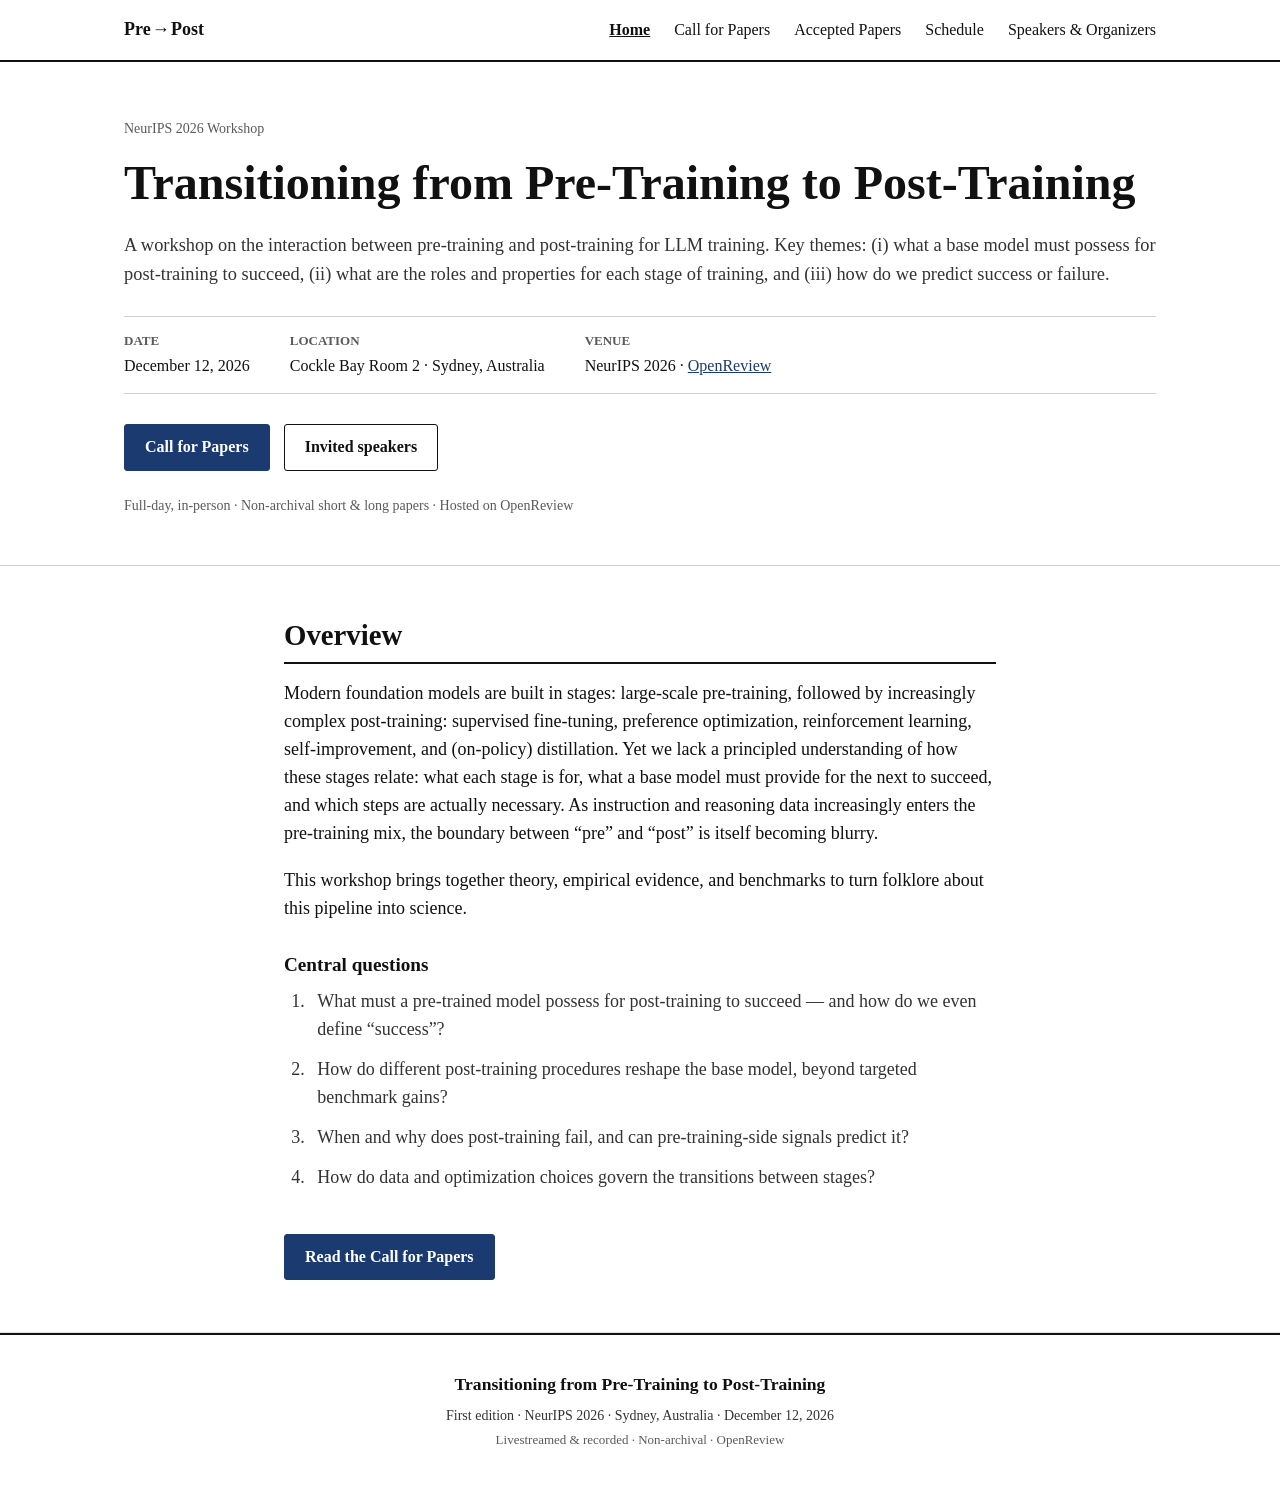
<file: index.html>
<!DOCTYPE html>
<html lang="en">
<head>
  <meta charset="UTF-8" />
  <meta name="viewport" content="width=device-width, initial-scale=1.0" />
  <title>Transitioning from Pre-Training to Post-Training — NeurIPS 2026 Workshop</title>
  <meta name="description" content="A NeurIPS 2026 workshop on the interaction between pre-training and post-training for LLM training. Sydney, Australia, December 12, 2026." />
  <meta property="og:title" content="Transitioning from Pre-Training to Post-Training; NeurIPS 2026 Workshop" />
  <meta property="og:description" content="Crystallizing the science of the pre-training-to-post-training transition in foundation models." />
  <meta property="og:type" content="website" />
  <link rel="stylesheet" href="assets/style.css?v=20261116" />
</head>
<body>
  <a class="skip-link" href="#main">Skip to content</a>
  <header class="site-header" id="top">
    <nav class="nav" aria-label="Primary">
      <a class="nav__brand" href="index.html">
        <span class="nav__brand-text">Pre&#8202;→&#8202;Post</span>
      </a>
      <button class="nav__toggle" aria-expanded="false" aria-controls="nav-menu" aria-label="Toggle navigation">
        <span></span><span></span><span></span>
      </button>
      <ul class="nav__menu" id="nav-menu">
        <li><a href="index.html" aria-current="page">Home</a></li>
        <li><a href="call.html">Call for Papers</a></li>
        <li><a href="accepted.html">Accepted Papers</a></li>
        <li><a href="schedule.html">Schedule</a></li>
        <li><a href="speakers.html">Speakers & Organizers</a></li>
      </ul>
    </nav>
  </header>
  <main id="main">
    <section class="hero">
      <div class="wrap">
        <p class="hero__eyebrow">NeurIPS 2026 Workshop</p>
        <h1 class="hero__title">Transitioning from Pre-Training to Post-Training</h1>
        <p class="hero__lede">
          A workshop on the interaction between pre-training and post-training for LLM training.
          Key themes: (i) what a base model must possess for post-training to succeed,
          (ii) what are the roles and properties for each stage of training, and
          (iii) how do we predict success or failure.
          <!-- Our goal is to crystallize the <em>science</em> of this transition. -->
        </p>
        <dl class="hero__facts">
          <div><dt>Date</dt><dd>December 12, 2026</dd></div>
          <div><dt>Location</dt><dd>Cockle Bay Room 2 &middot; Sydney, Australia</dd></div>
          <div><dt>Venue</dt><dd>NeurIPS 2026 &middot; <a href="https://openreview.net/group?id=NeurIPS.cc/2026/Workshop/Pre-to-Post">OpenReview</a></dd></div>
        </dl>
        <div class="hero__actions">
          <a class="btn btn--primary" href="call.html">Call for Papers</a>
          <a class="btn btn--ghost" href="speakers.html">Invited speakers</a>
        </div>
        <p class="hero__meta">
          Full-day, in-person &middot; Non-archival short &amp; long papers &middot; Hosted on OpenReview
        </p>
      </div>
    </section>

    <section class="section">
      <div class="wrap wrap--narrow">
        <h2 class="section__title">Overview</h2>
        <p>
          Modern foundation models are built in stages: large-scale pre-training, followed by
          increasingly complex post-training: supervised fine-tuning, preference
          optimization, reinforcement learning, self-improvement, and (on-policy) distillation. Yet we lack a
          principled understanding of how these stages relate: what each stage is for, what a base
          model must provide for the next to succeed, and which steps are actually necessary. As
          instruction and reasoning data increasingly enters the pre-training mix, the boundary
          between &ldquo;pre&rdquo; and &ldquo;post&rdquo; is itself becoming blurry.
        </p>
        <p>
          This workshop brings together theory, empirical evidence, and benchmarks to turn folklore
          about this pipeline into science.
        </p>
        <h3 class="subsection__title">Central questions</h3>
        <ol class="q-list">
          <li>What must a pre-trained model possess for post-training to succeed &mdash; and how do we even define &ldquo;success&rdquo;?</li>
          <li>How do different post-training procedures reshape the base model, beyond targeted benchmark gains?</li>
          <li>When and why does post-training fail, and can pre-training-side signals predict it?</li>
          <li>How do data and optimization choices govern the transitions between stages?</li>
        </ol>
        <div class="cta">
          <a class="btn btn--primary" href="call.html">Read the Call for Papers</a>
        </div>
      </div>
    </section>
  </main>
  <footer class="site-footer">
    <div class="wrap footer__inner">
      <p class="footer__title">Transitioning from Pre-Training to Post-Training</p>
      <p class="footer__sub">First edition &middot; NeurIPS 2026 &middot; Sydney, Australia &middot; December 12, 2026</p>
      <p class="footer__credit">Livestreamed &amp; recorded &middot; Non-archival &middot; OpenReview</p>
    </div>
  </footer>
  <script src="assets/script.js"></script>
</body>
</html>
</file>
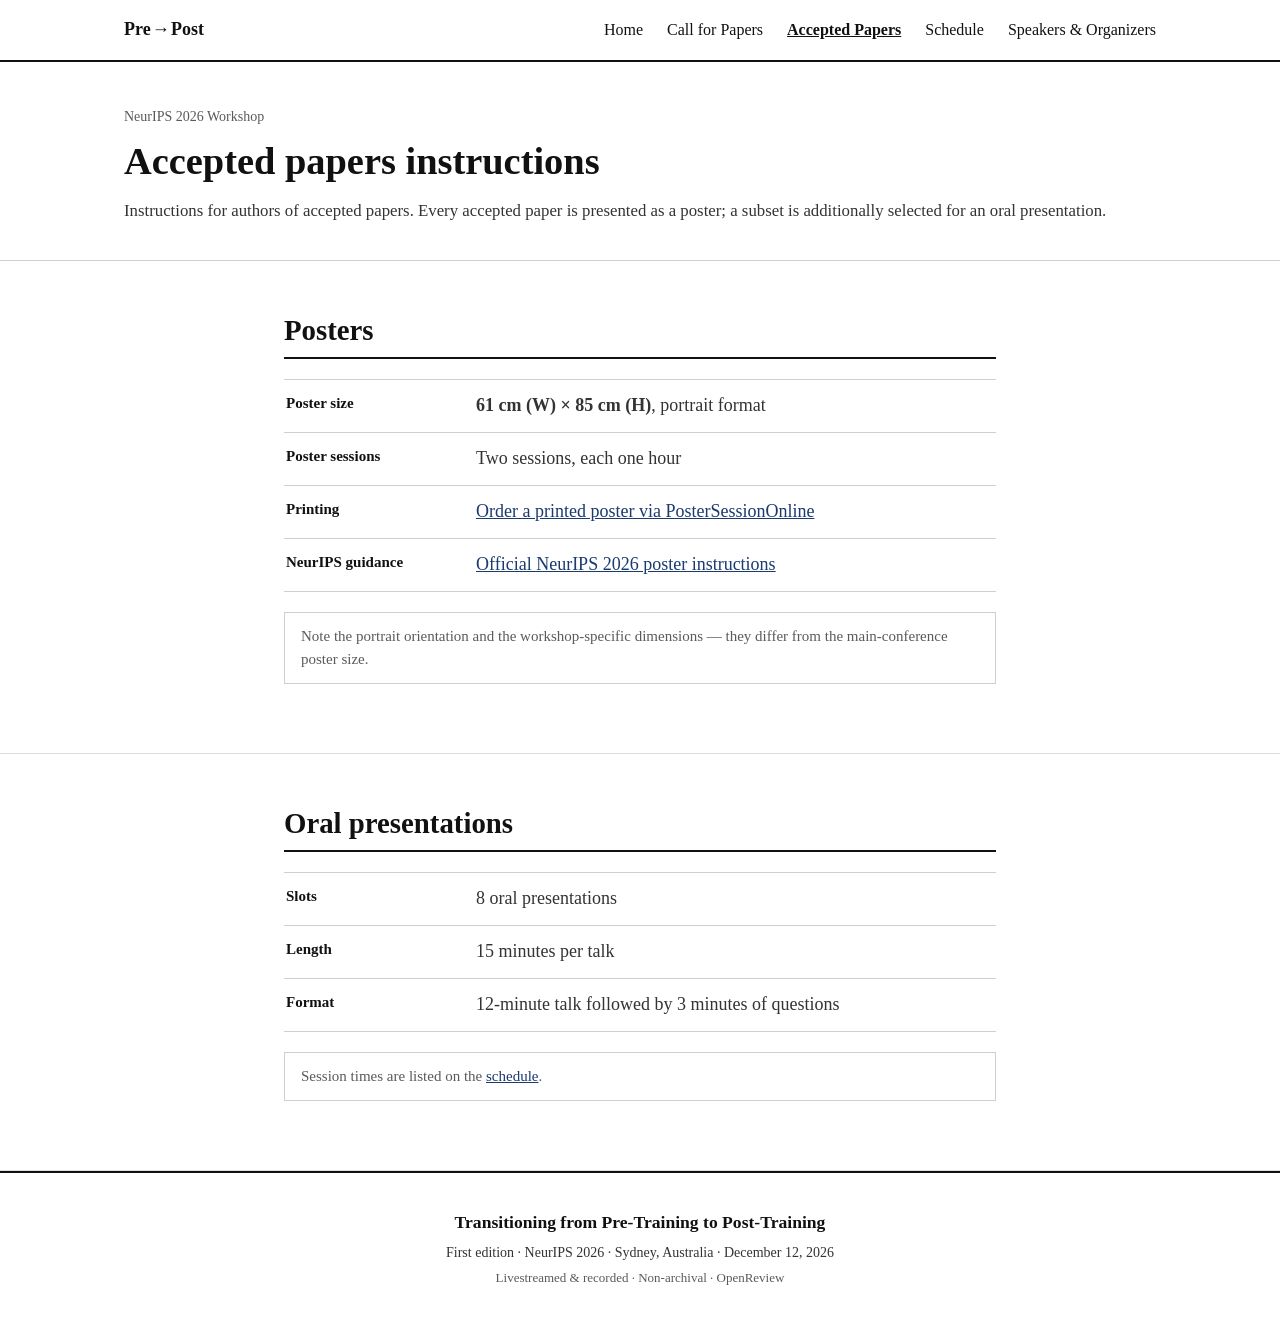
<file: accepted.html>
<!DOCTYPE html>
<html lang="en">
<head>
  <meta charset="UTF-8" />
  <meta name="viewport" content="width=device-width, initial-scale=1.0" />
  <title>Accepted Papers Instructions — Transitioning from Pre-Training to Post-Training</title>
  <meta name="description" content="Poster and oral presentation instructions for authors of accepted papers. A NeurIPS 2026 workshop on the interaction between pre-training and post-training in modern foundation models. Sydney, Australia, December 12, 2026." />
  <meta property="og:title" content="Transitioning from Pre-Training to Post-Training — NeurIPS 2026 Workshop" />
  <meta property="og:description" content="Crystallizing the science of the pre-training-to-post-training transition in foundation models." />
  <meta property="og:type" content="website" />
  <link rel="stylesheet" href="assets/style.css?v=20261116" />
</head>
<body>
  <a class="skip-link" href="#main">Skip to content</a>
  <header class="site-header" id="top">
    <nav class="nav" aria-label="Primary">
      <a class="nav__brand" href="index.html">
        <span class="nav__brand-text">Pre&#8202;→&#8202;Post</span>
      </a>
      <button class="nav__toggle" aria-expanded="false" aria-controls="nav-menu" aria-label="Toggle navigation">
        <span></span><span></span><span></span>
      </button>
      <ul class="nav__menu" id="nav-menu">
        <li><a href="index.html">Home</a></li>
        <li><a href="call.html">Call for Papers</a></li>
        <li><a href="accepted.html" aria-current="page">Accepted Papers</a></li>
        <li><a href="schedule.html">Schedule</a></li>
        <li><a href="speakers.html">Speakers & Organizers</a></li>
      </ul>
    </nav>
  </header>
  <main id="main">

    <section class="page-header">
      <div class="wrap">
        <p class="page-header__eyebrow">NeurIPS 2026 Workshop</p>
        <h1 class="page-header__title">Accepted papers instructions</h1>
        <p class="page-header__intro">Instructions for authors of accepted papers. Every accepted paper is presented as a poster; a subset is additionally selected for an oral presentation.</p>
      </div>
    </section>

    <section class="section">
      <div class="wrap wrap--narrow">
        <h2 class="section__title">Posters</h2>
        <ul class="facts">
          <li><span class="facts__k">Poster size</span><span class="facts__v"><strong>61&nbsp;cm (W) &times; 85&nbsp;cm (H)</strong>, portrait format</span></li>
          <li><span class="facts__k">Poster sessions</span><span class="facts__v">Two sessions, each one hour</span></li>
          <li><span class="facts__k">Printing</span><span class="facts__v"><a href="https://www.postersessiononline.eu/pr/poster2.asp?congreso=469631373" target="_blank" rel="noopener">Order a printed poster via PosterSessionOnline</a></span></li>
          <li><span class="facts__k">NeurIPS guidance</span><span class="facts__v"><a href="https://neurips.cc/Conferences/2026/PosterInstructions" target="_blank" rel="noopener">Official NeurIPS 2026 poster instructions</a></span></li>
        </ul>
        <p class="note">
          Note the portrait orientation and the workshop-specific dimensions &mdash; they differ from the main-conference poster size.
        </p>
      </div>
    </section>

    <section class="section section--alt">
      <div class="wrap wrap--narrow">
        <h2 class="section__title">Oral presentations</h2>
        <ul class="facts">
          <li><span class="facts__k">Slots</span><span class="facts__v">8 oral presentations</span></li>
          <li><span class="facts__k">Length</span><span class="facts__v">15 minutes per talk</span></li>
          <li><span class="facts__k">Format</span><span class="facts__v">12-minute talk followed by 3 minutes of questions</span></li>
        </ul>
        <p class="note">
          Session times are listed on the <a href="schedule.html">schedule</a>.
        </p>
      </div>
    </section>
  </main>
  <footer class="site-footer">
    <div class="wrap footer__inner">
      <p class="footer__title">Transitioning from Pre-Training to Post-Training</p>
      <p class="footer__sub">First edition &middot; NeurIPS 2026 &middot; Sydney, Australia &middot; December 12, 2026</p>
      <p class="footer__credit">Livestreamed &amp; recorded &middot; Non-archival &middot; OpenReview</p>
    </div>
  </footer>
  <script src="assets/script.js"></script>
</body>
</html>
</file>
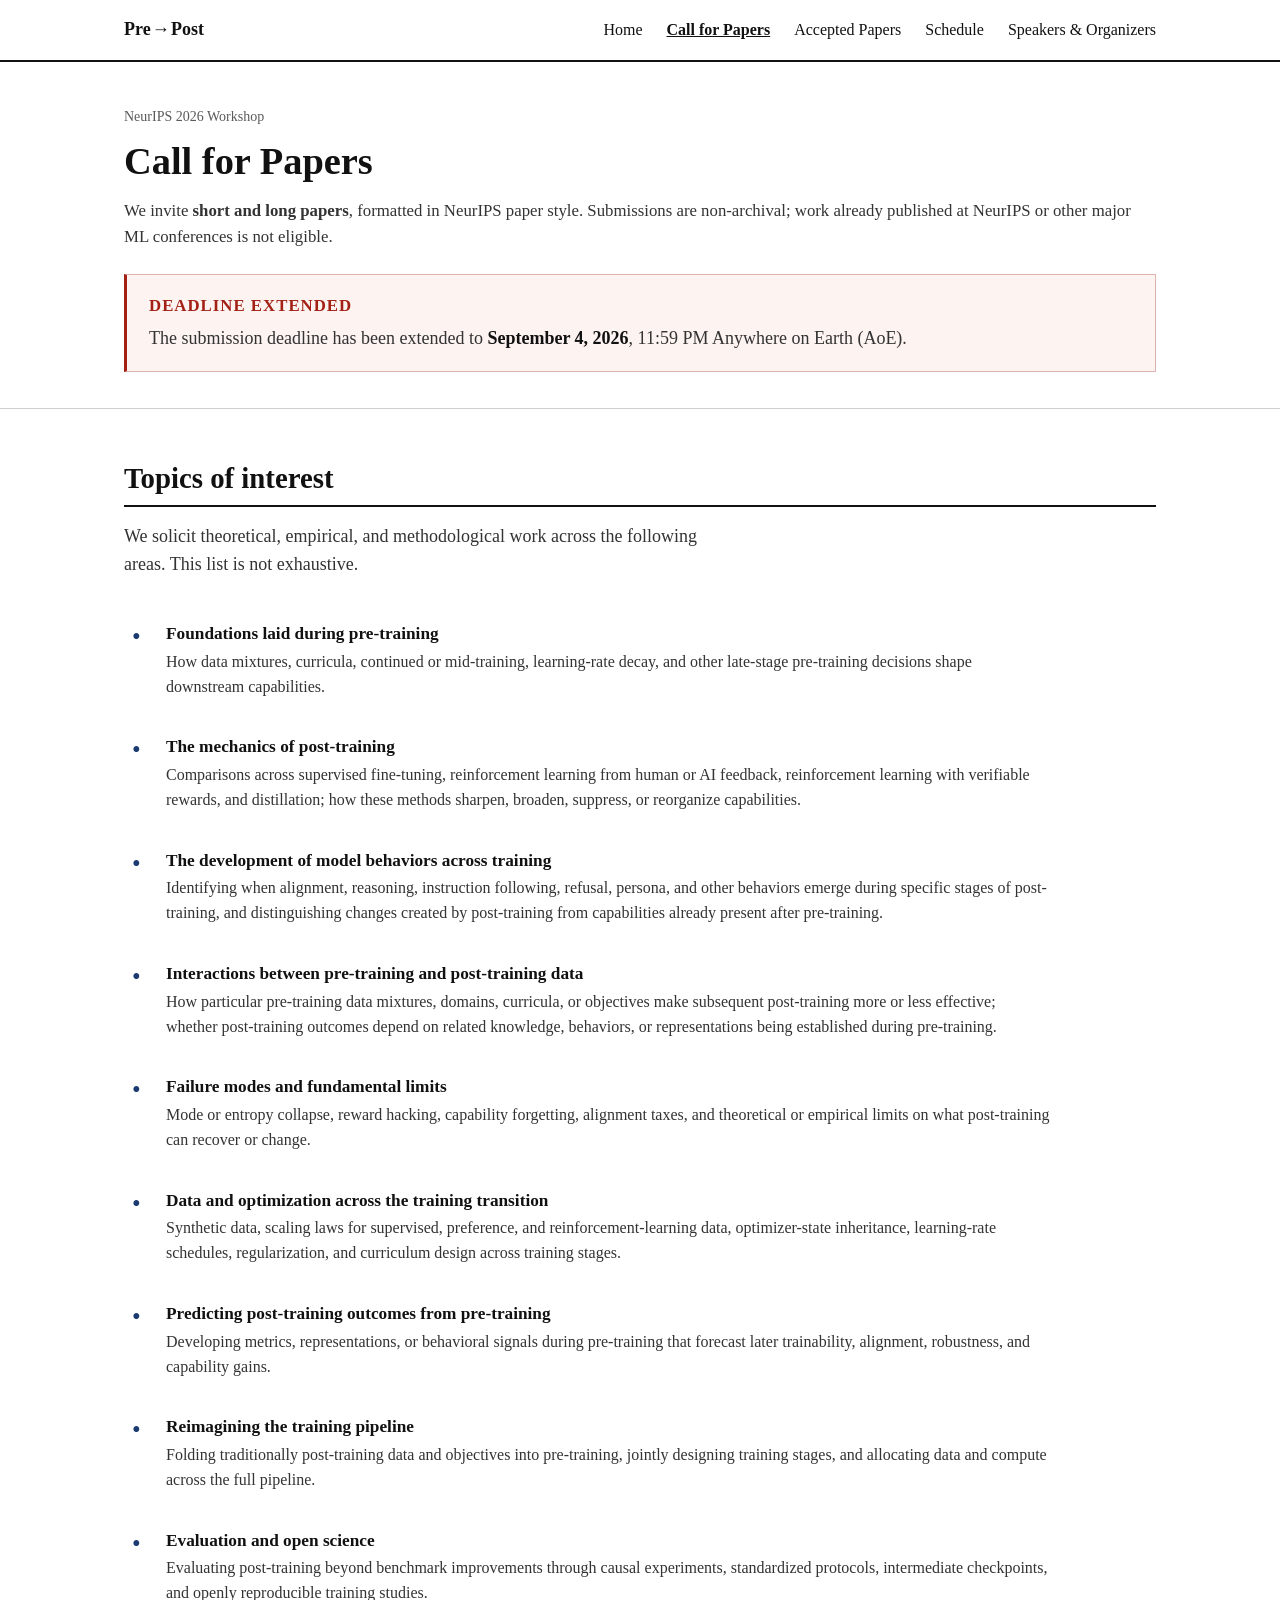
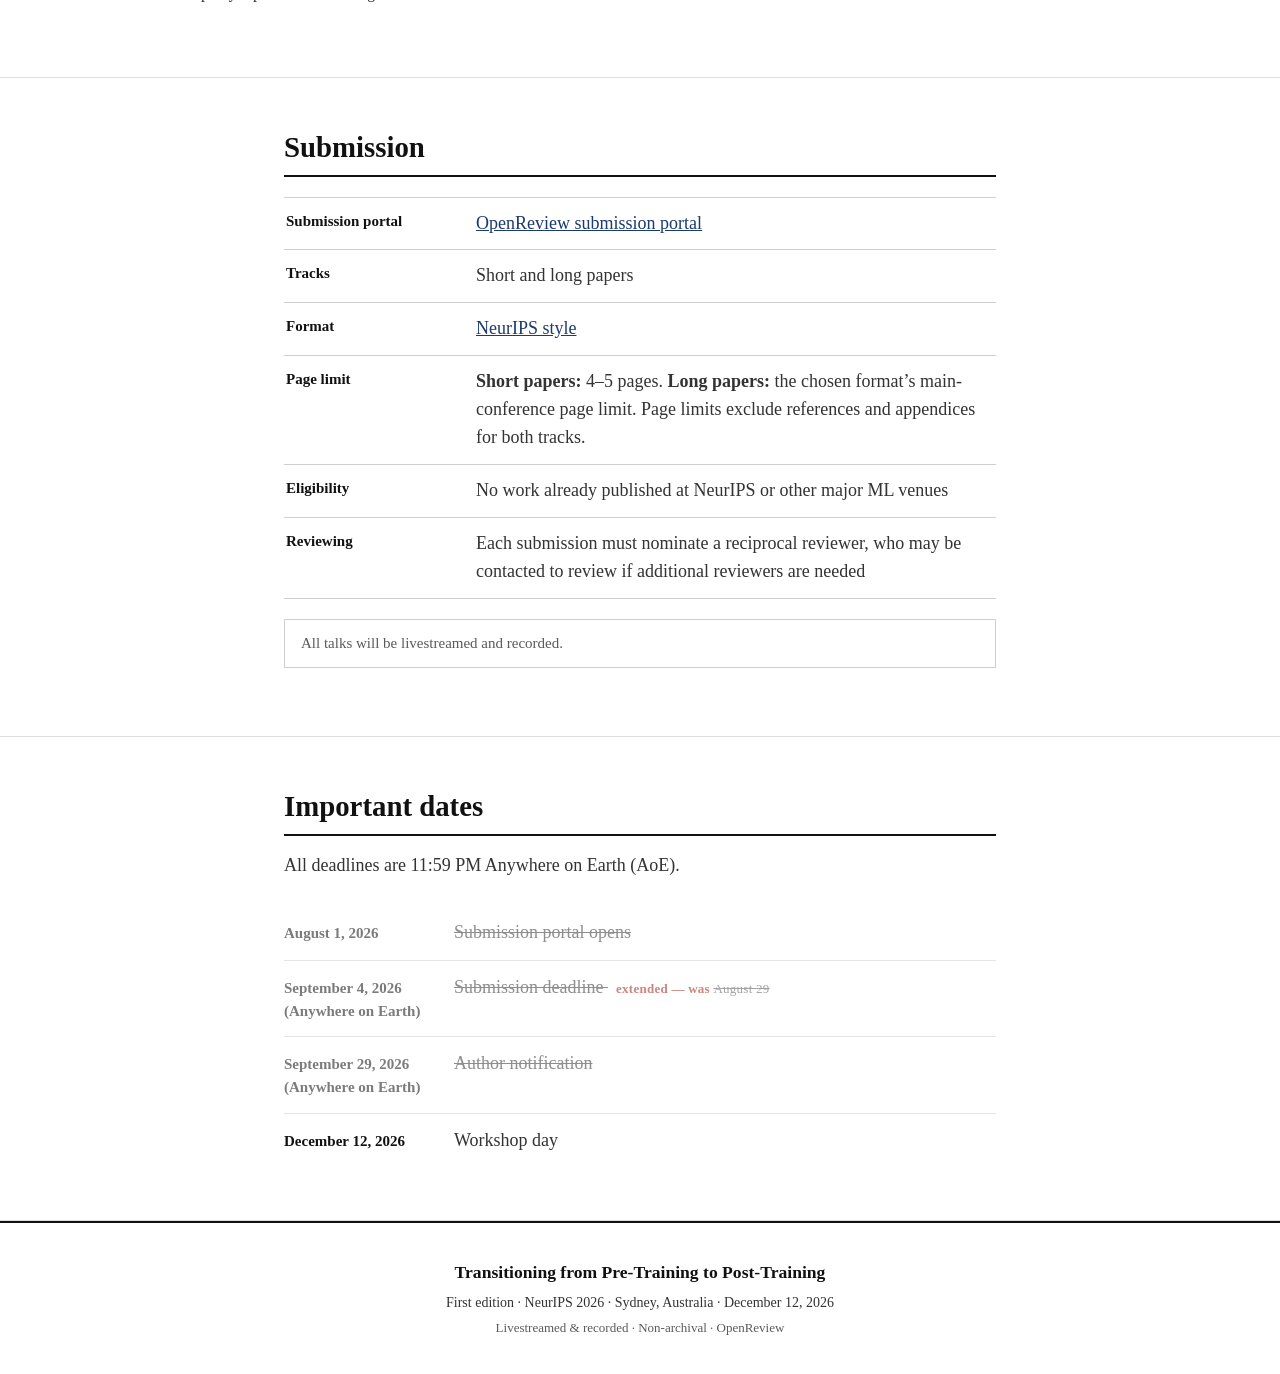
<file: call.html>
<!DOCTYPE html>
<html lang="en">
<head>
  <meta charset="UTF-8" />
  <meta name="viewport" content="width=device-width, initial-scale=1.0" />
  <title>Call for Papers — Transitioning from Pre-Training to Post-Training</title>
  <meta name="description" content="A NeurIPS 2026 workshop on the interaction between pre-training and post-training in modern foundation models. Sydney, Australia, December 12, 2026." />
  <meta property="og:title" content="Transitioning from Pre-Training to Post-Training — NeurIPS 2026 Workshop" />
  <meta property="og:description" content="Crystallizing the science of the pre-training-to-post-training transition in foundation models." />
  <meta property="og:type" content="website" />
  <link rel="stylesheet" href="assets/style.css?v=20261116" />
</head>
<body>
  <a class="skip-link" href="#main">Skip to content</a>
  <header class="site-header" id="top">
    <nav class="nav" aria-label="Primary">
      <a class="nav__brand" href="index.html">
        <span class="nav__brand-text">Pre&#8202;→&#8202;Post</span>
      </a>
      <button class="nav__toggle" aria-expanded="false" aria-controls="nav-menu" aria-label="Toggle navigation">
        <span></span><span></span><span></span>
      </button>
      <ul class="nav__menu" id="nav-menu">
        <li><a href="index.html">Home</a></li>
        <li><a href="call.html" aria-current="page">Call for Papers</a></li>
        <li><a href="accepted.html">Accepted Papers</a></li>
        <li><a href="schedule.html">Schedule</a></li>
        <li><a href="speakers.html">Speakers & Organizers</a></li>
      </ul>
    </nav>
  </header>
  <main id="main">
    
    <section class="page-header">
      <div class="wrap">
        <p class="page-header__eyebrow">NeurIPS 2026 Workshop</p>
        <h1 class="page-header__title">Call for Papers</h1>
        <p class="page-header__intro">We invite <strong>short and long papers</strong>, formatted in NeurIPS paper style. Submissions are non-archival; work already published at NeurIPS or other major ML conferences is not eligible.</p>
        <div class="announce" role="status">
          <p class="announce__title">Deadline extended</p>
          <p>The submission deadline has been extended to <strong>September 4, 2026</strong>, 11:59&nbsp;PM Anywhere on Earth (AoE).</p>
        </div>
      </div>
    </section>

    <section class="section">
      <div class="wrap">
        <h2 class="section__title">Topics of interest</h2>
        <p class="section__intro">
          We solicit theoretical, empirical, and methodological work across the following areas. This list is not exhaustive.
        </p>
        <ul class="topics-list">
          <li>
            <div class="topics-list__content">
              <h3>Foundations laid during pre-training</h3>
              <p>How data mixtures, curricula, continued or mid-training, learning-rate decay, and other late-stage pre-training decisions shape downstream capabilities.</p>
            </div>
          </li>
          <li>
            <div class="topics-list__content">
              <h3>The mechanics of post-training</h3>
              <p>Comparisons across supervised fine-tuning, reinforcement learning from human or AI feedback, reinforcement learning with verifiable rewards, and distillation; how these methods sharpen, broaden, suppress, or reorganize capabilities.</p>
            </div>
          </li>
          <li>
            <div class="topics-list__content">
              <h3>The development of model behaviors across training</h3>
              <p>Identifying when alignment, reasoning, instruction following, refusal, persona, and other behaviors emerge during specific stages of post-training, and distinguishing changes created by post-training from capabilities already present after pre-training.</p>
            </div>
          </li>
          <li>
            <div class="topics-list__content">
              <h3>Interactions between pre-training and post-training data</h3>
              <p>How particular pre-training data mixtures, domains, curricula, or objectives make subsequent post-training more or less effective; whether post-training outcomes depend on related knowledge, behaviors, or representations being established during pre-training.</p>
            </div>
          </li>
          <li>
            <div class="topics-list__content">
              <h3>Failure modes and fundamental limits</h3>
              <p>Mode or entropy collapse, reward hacking, capability forgetting, alignment taxes, and theoretical or empirical limits on what post-training can recover or change.</p>
            </div>
          </li>
          <li>
            <div class="topics-list__content">
              <h3>Data and optimization across the training transition</h3>
              <p>Synthetic data, scaling laws for supervised, preference, and reinforcement-learning data, optimizer-state inheritance, learning-rate schedules, regularization, and curriculum design across training stages.</p>
            </div>
          </li>
          <li>
            <div class="topics-list__content">
              <h3>Predicting post-training outcomes from pre-training</h3>
              <p>Developing metrics, representations, or behavioral signals during pre-training that forecast later trainability, alignment, robustness, and capability gains.</p>
            </div>
          </li>
          <li>
            <div class="topics-list__content">
              <h3>Reimagining the training pipeline</h3>
              <p>Folding traditionally post-training data and objectives into pre-training, jointly designing training stages, and allocating data and compute across the full pipeline.</p>
            </div>
          </li>
          <li>
            <div class="topics-list__content">
              <h3>Evaluation and open science</h3>
              <p>Evaluating post-training beyond benchmark improvements through causal experiments, standardized protocols, intermediate checkpoints, and openly reproducible training studies.</p>
            </div>
          </li>
        </ul>
      </div>
    </section>

    <section class="section section--alt">
      <div class="wrap wrap--narrow">
        <h2 class="section__title">Submission</h2>
        <ul class="facts">
          <li><span class="facts__k">Submission portal</span><span class="facts__v"><a href="https://openreview.net/group?id=NeurIPS.cc/2026/Workshop/Pre-to-Post">OpenReview submission portal</a></span></li>
          <li><span class="facts__k">Tracks</span><span class="facts__v">Short and long papers</span></li>
          <li><span class="facts__k">Format</span><span class="facts__v"><a href="https://neurips.cc/Conferences/2026/CallForPapers">NeurIPS style</a></span></li>
          <li><span class="facts__k">Page limit</span><span class="facts__v"><strong>Short papers:</strong> 4&ndash;5 pages. <strong>Long papers:</strong> the chosen format&rsquo;s main-conference page limit. Page limits exclude references and appendices for both tracks.</span></li>
          <li><span class="facts__k">Eligibility</span><span class="facts__v">No work already published at NeurIPS or other major ML venues</span></li>
          <li><span class="facts__k">Reviewing</span><span class="facts__v">Each submission must nominate a reciprocal reviewer, who may be contacted to review if additional reviewers are needed</span></li>
        </ul>
        <p class="note">
          All talks will be livestreamed and recorded.
        </p>
      </div>
    </section>

    <section class="section">
      <div class="wrap wrap--narrow">
        <h2 class="section__title">Important dates</h2>
        <p class="section__intro">
          All deadlines are 11:59&nbsp;PM Anywhere on Earth (AoE).
        </p>
        <ul class="timeline">
          <li class="timeline__item" data-date="2026-08-01"><span class="timeline__date">August 1, 2026</span><span class="timeline__label">Submission portal opens</span></li>
          <li class="timeline__item" data-date="2026-09-04"><span class="timeline__date">September 4, 2026 (Anywhere on Earth)</span><span class="timeline__label">Submission deadline <span class="extended">extended &mdash; was <del>August 29</del></span></span></li>
          <li class="timeline__item" data-date="2026-09-29"><span class="timeline__date">September 29, 2026 (Anywhere on Earth)</span><span class="timeline__label">Author notification</span></li>
          <li class="timeline__item" data-date="2026-12-12"><span class="timeline__date">December 12, 2026</span><span class="timeline__label">Workshop day</span></li>
        </ul>
      </div>
    </section>
  </main>
  <footer class="site-footer">
    <div class="wrap footer__inner">
      <p class="footer__title">Transitioning from Pre-Training to Post-Training</p>
      <p class="footer__sub">First edition &middot; NeurIPS 2026 &middot; Sydney, Australia &middot; December 12, 2026</p>
      <p class="footer__credit">Livestreamed &amp; recorded &middot; Non-archival &middot; OpenReview</p>
    </div>
  </footer>
  <script src="assets/script.js"></script>
</body>
</html>
</file>
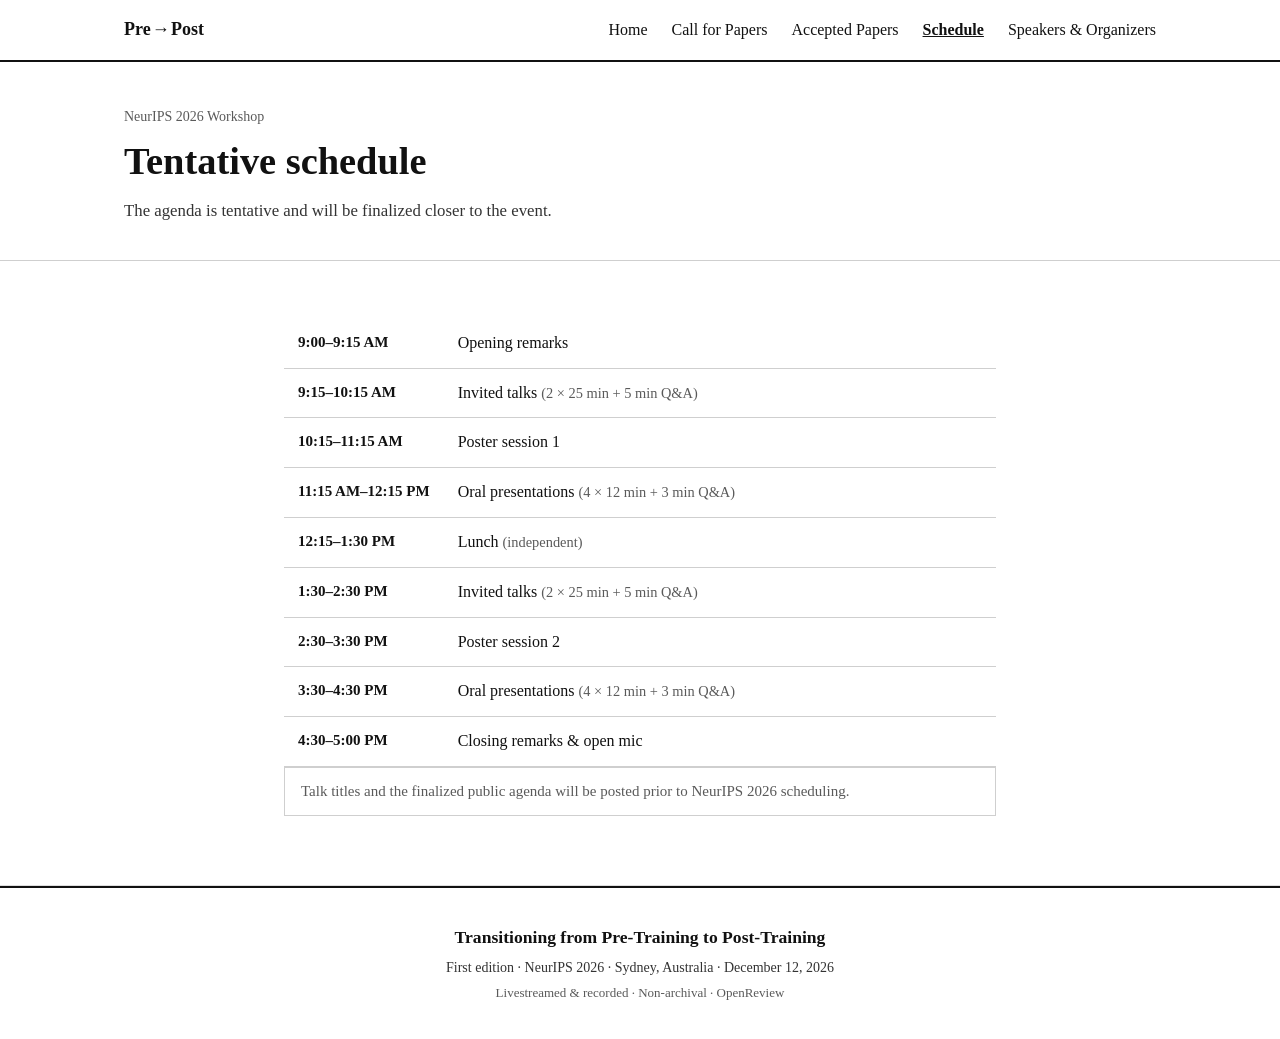
<file: schedule.html>
<!DOCTYPE html>
<html lang="en">
<head>
  <meta charset="UTF-8" />
  <meta name="viewport" content="width=device-width, initial-scale=1.0" />
  <title>Schedule — Transitioning from Pre-Training to Post-Training</title>
  <meta name="description" content="A NeurIPS 2026 workshop on the interaction between pre-training and post-training in modern foundation models. Sydney, Australia, December 12, 2026." />
  <meta property="og:title" content="Transitioning from Pre-Training to Post-Training — NeurIPS 2026 Workshop" />
  <meta property="og:description" content="Crystallizing the science of the pre-training-to-post-training transition in foundation models." />
  <meta property="og:type" content="website" />
  <link rel="stylesheet" href="assets/style.css?v=20261116" />
</head>
<body>
  <a class="skip-link" href="#main">Skip to content</a>
  <header class="site-header" id="top">
    <nav class="nav" aria-label="Primary">
      <a class="nav__brand" href="index.html">
        <span class="nav__brand-text">Pre&#8202;→&#8202;Post</span>
      </a>
      <button class="nav__toggle" aria-expanded="false" aria-controls="nav-menu" aria-label="Toggle navigation">
        <span></span><span></span><span></span>
      </button>
      <ul class="nav__menu" id="nav-menu">
        <li><a href="index.html">Home</a></li>
        <li><a href="call.html">Call for Papers</a></li>
        <li><a href="accepted.html">Accepted Papers</a></li>
        <li><a href="schedule.html" aria-current="page">Schedule</a></li>
        <li><a href="speakers.html">Speakers & Organizers</a></li>
      </ul>
    </nav>
  </header>
  <main id="main">
    
    <section class="page-header">
      <div class="wrap">
        <p class="page-header__eyebrow">NeurIPS 2026 Workshop</p>
        <h1 class="page-header__title">Tentative schedule</h1>
        <p class="page-header__intro">The agenda is tentative and will be finalized closer to the event.</p>
      </div>
    </section>
    <section class="section">
      <div class="wrap wrap--narrow">
        <table class="schedule" aria-label="Tentative workshop schedule">
          <tbody>
            <tr><td class="schedule__time">9:00&ndash;9:15&nbsp;AM</td><td class="">Opening remarks</td></tr>
            <tr><td class="schedule__time">9:15&ndash;10:15&nbsp;AM</td><td class="">Invited talks <span class="muted">(2 &times; 25 min + 5 min Q&amp;A)</span></td></tr>
            <tr><td class="schedule__time">10:15&ndash;11:15&nbsp;AM</td><td class="">Poster session 1</td></tr>
            <tr><td class="schedule__time">11:15&nbsp;AM&ndash;12:15&nbsp;PM</td><td class="">Oral presentations <span class="muted">(4 &times; 12 min + 3 min Q&amp;A)</span></td></tr>
            <tr><td class="schedule__time">12:15&ndash;1:30&nbsp;PM</td><td class="">Lunch <span class="muted">(independent)</span></td></tr>
            <tr><td class="schedule__time">1:30&ndash;2:30&nbsp;PM</td><td class="">Invited talks <span class="muted">(2 &times; 25 min + 5 min Q&amp;A)</span></td></tr>
            <tr><td class="schedule__time">2:30&ndash;3:30&nbsp;PM</td><td class="">Poster session 2</td></tr>
            <tr><td class="schedule__time">3:30&ndash;4:30&nbsp;PM</td><td class="">Oral presentations <span class="muted">(4 &times; 12 min + 3 min Q&amp;A)</span></td></tr>
            <tr><td class="schedule__time">4:30&ndash;5:00&nbsp;PM</td><td class="">Closing remarks &amp; open mic</td></tr>
          </tbody>
        </table>
        <p class="note">Talk titles and the finalized public agenda will be posted prior to NeurIPS 2026 scheduling.</p>
      </div>
    </section>
  </main>
  <footer class="site-footer">
    <div class="wrap footer__inner">
      <p class="footer__title">Transitioning from Pre-Training to Post-Training</p>
      <p class="footer__sub">First edition &middot; NeurIPS 2026 &middot; Sydney, Australia &middot; December 12, 2026</p>
      <p class="footer__credit">Livestreamed &amp; recorded &middot; Non-archival &middot; OpenReview</p>
    </div>
  </footer>
  <script src="assets/script.js"></script>
</body>
</html>
</file>
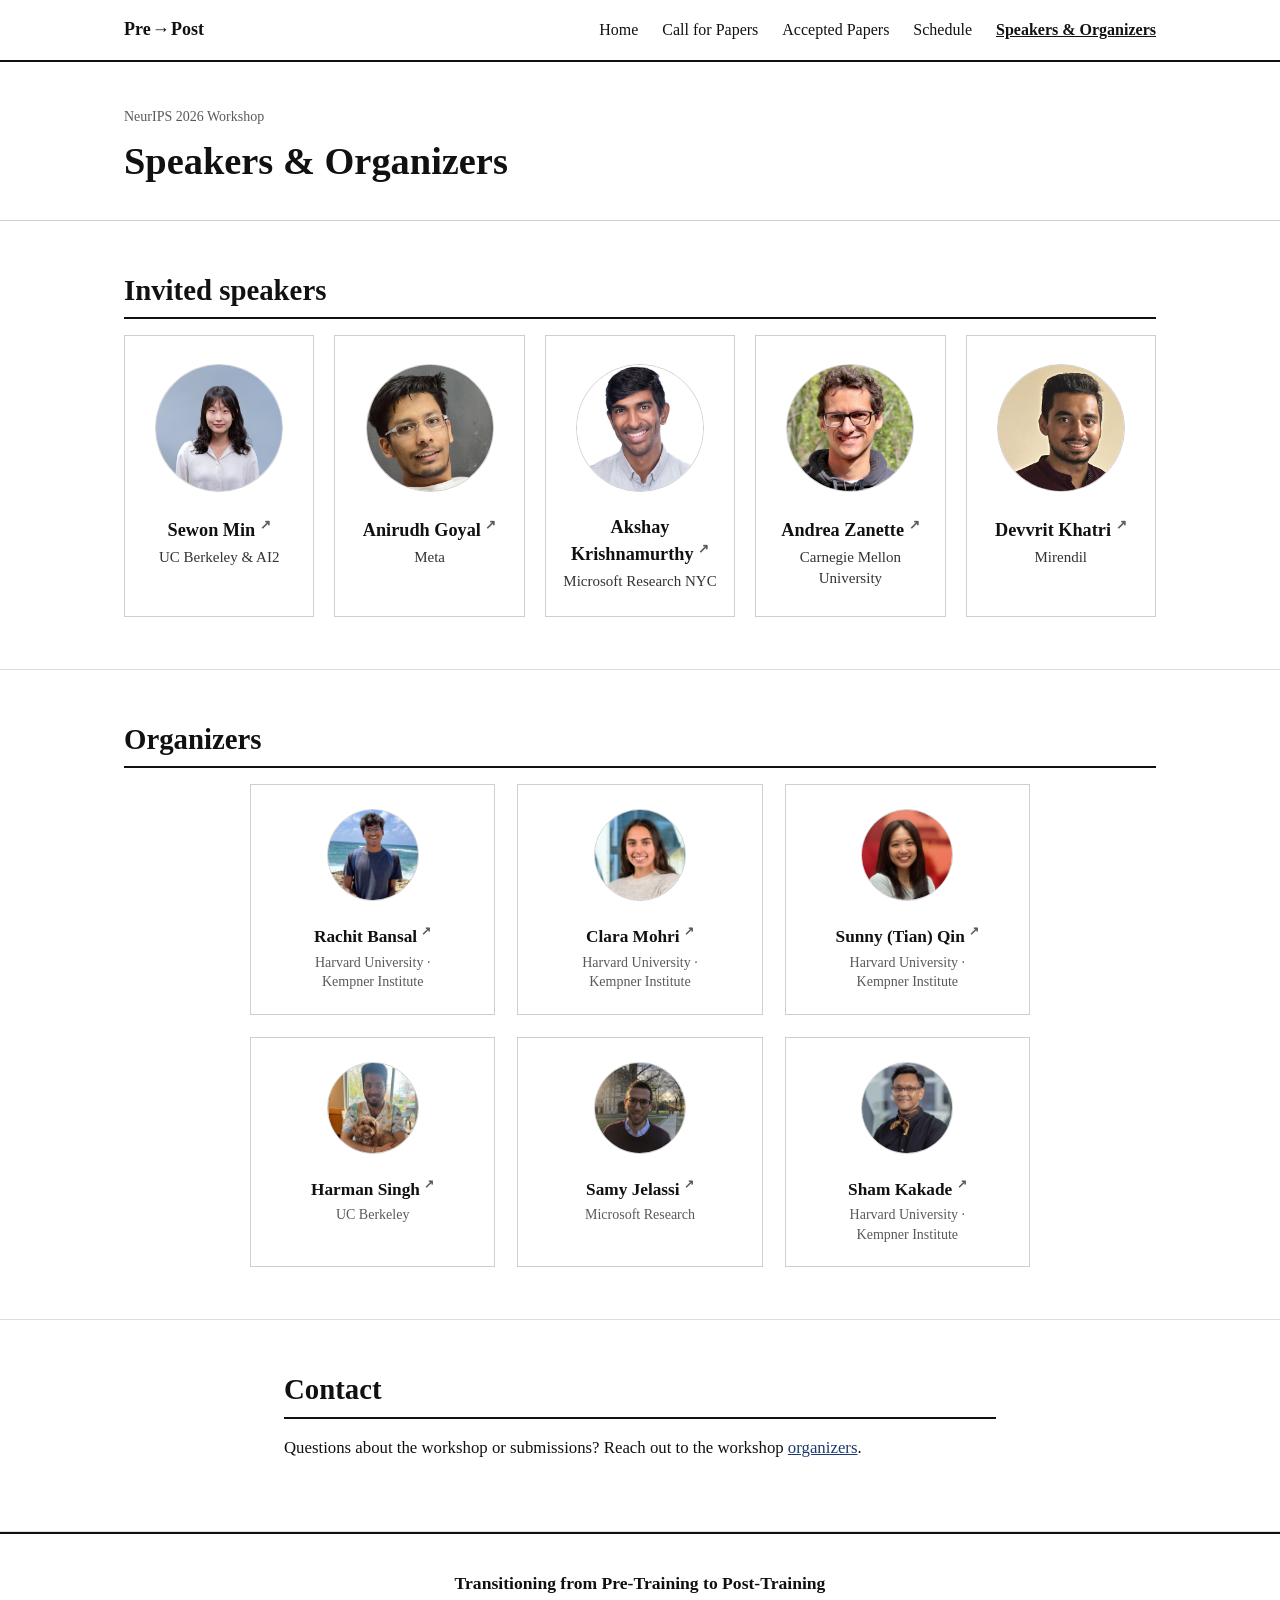
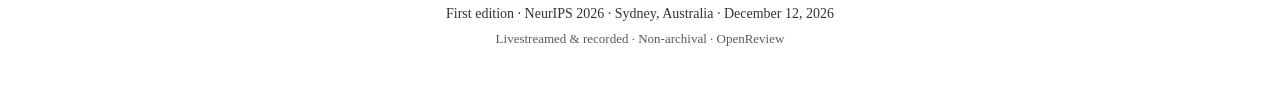
<file: speakers.html>
<!DOCTYPE html>
<html lang="en">
<head>
  <meta charset="UTF-8" />
  <meta name="viewport" content="width=device-width, initial-scale=1.0" />
  <title>Speakers & Organizers — Transitioning from Pre-Training to Post-Training</title>
  <meta name="description" content="A NeurIPS 2026 workshop on the interaction between pre-training and post-training in modern foundation models. Sydney, Australia, December 12, 2026." />
  <meta property="og:title" content="Transitioning from Pre-Training to Post-Training — NeurIPS 2026 Workshop" />
  <meta property="og:description" content="Crystallizing the science of the pre-training-to-post-training transition in foundation models." />
  <meta property="og:type" content="website" />
  <link rel="stylesheet" href="assets/style.css?v=20261116" />
</head>
<body>
  <a class="skip-link" href="#main">Skip to content</a>
  <header class="site-header" id="top">
    <nav class="nav" aria-label="Primary">
      <a class="nav__brand" href="index.html">
        <span class="nav__brand-text">Pre&#8202;→&#8202;Post</span>
      </a>
      <button class="nav__toggle" aria-expanded="false" aria-controls="nav-menu" aria-label="Toggle navigation">
        <span></span><span></span><span></span>
      </button>
      <ul class="nav__menu" id="nav-menu">
        <li><a href="index.html">Home</a></li>
        <li><a href="call.html">Call for Papers</a></li>
        <li><a href="accepted.html">Accepted Papers</a></li>
        <li><a href="schedule.html">Schedule</a></li>
        <li><a href="speakers.html" aria-current="page">Speakers & Organizers</a></li>
      </ul>
    </nav>
  </header>
  <main id="main">
    
    <section class="page-header">
      <div class="wrap">
        <p class="page-header__eyebrow">NeurIPS 2026 Workshop</p>
        <h1 class="page-header__title">Speakers &amp; Organizers</h1>
        
      </div>
    </section>
    <section class="section" id="speakers">
      <div class="wrap">
        <h2 class="section__title">Invited speakers</h2>
        <div class="people">
          <a class="person" href="https://www.sewonmin.com/" target="_blank" rel="noopener">
            <img class="avatar" src="assets/img/min.jpg" alt="Sewon Min" loading="lazy" width="128" height="128" />
            <span class="person__name">Sewon Min&nbsp;<span class="person__ext" aria-hidden="true">↗</span></span>
            <span class="person__affil">UC Berkeley & AI2</span>
          </a>
          <a class="person" href="https://anirudh9119.github.io/" target="_blank" rel="noopener">
            <img class="avatar" src="assets/img/goyal.jpg" alt="Anirudh Goyal" loading="lazy" width="128" height="128" />
            <span class="person__name">Anirudh Goyal&nbsp;<span class="person__ext" aria-hidden="true">↗</span></span>
            <span class="person__affil">Meta</span>
          </a>
          <a class="person" href="https://people.cs.umass.edu/~akshay/" target="_blank" rel="noopener">
            <img class="avatar" src="assets/img/krishnamurthy.jpg" alt="Akshay Krishnamurthy" loading="lazy" width="128" height="128" />
            <span class="person__name">Akshay Krishnamurthy&nbsp;<span class="person__ext" aria-hidden="true">↗</span></span>
            <span class="person__affil">Microsoft Research NYC</span>
          </a>
          <a class="person" href="https://azanette.com/" target="_blank" rel="noopener">
            <img class="avatar" src="assets/img/zanette.jpg" alt="Andrea Zanette" loading="lazy" width="128" height="128" />
            <span class="person__name">Andrea Zanette&nbsp;<span class="person__ext" aria-hidden="true">↗</span></span>
            <span class="person__affil">Carnegie Mellon University</span>
          </a>
          <a class="person" href="https://www.devvrit.com" target="_blank" rel="noopener">
            <img class="avatar" src="assets/img/khatri.jpg" alt="Devvrit Khatri" loading="lazy" width="128" height="128" />
            <span class="person__name">Devvrit Khatri&nbsp;<span class="person__ext" aria-hidden="true">↗</span></span>
            <span class="person__affil">Mirendil</span>
          </a>
        </div>
      </div>
    </section>
    <section class="section section--alt" id="organizers">
      <div class="wrap">
        <h2 class="section__title">Organizers</h2>
        <div class="orgs">
          <a class="person" href="https://rachitbansal.github.io" target="_blank" rel="noopener">
            <img class="avatar avatar--sm" src="assets/img/bansal.jpg" alt="Rachit Bansal" loading="lazy" width="92" height="92" />
            <span class="person__name">Rachit Bansal&nbsp;<span class="person__ext" aria-hidden="true">↗</span></span>
            <span class="person__affil">Harvard University&nbsp;· Kempner Institute</span>
          </a>
          <a class="person" href="https://cmohri.github.io/" target="_blank" rel="noopener">
            <img class="avatar avatar--sm" src="assets/img/mohri.jpg" alt="Clara Mohri" loading="lazy" width="92" height="92" />
            <span class="person__name">Clara Mohri&nbsp;<span class="person__ext" aria-hidden="true">↗</span></span>
            <span class="person__affil">Harvard University&nbsp;· Kempner Institute</span>
          </a>
          <a class="person" href="https://sunnytqin.github.io" target="_blank" rel="noopener">
            <img class="avatar avatar--sm" src="assets/img/qin.jpg" alt="Sunny (Tian) Qin" loading="lazy" width="92" height="92" />
            <span class="person__name">Sunny (Tian) Qin&nbsp;<span class="person__ext" aria-hidden="true">↗</span></span>
            <span class="person__affil">Harvard University&nbsp;· Kempner Institute</span>
          </a>
          <a class="person" href="https://harmandotpy.github.io" target="_blank" rel="noopener">
            <img class="avatar avatar--sm" src="assets/img/singh.jpg" alt="Harman Singh" loading="lazy" width="92" height="92" />
            <span class="person__name">Harman Singh&nbsp;<span class="person__ext" aria-hidden="true">↗</span></span>
            <span class="person__affil">UC Berkeley</span>
          </a>
          <a class="person" href="https://sjelassi.github.io" target="_blank" rel="noopener">
            <img class="avatar avatar--sm" src="assets/img/jelassi.jpg" alt="Samy Jelassi" loading="lazy" width="92" height="92" />
            <span class="person__name">Samy Jelassi&nbsp;<span class="person__ext" aria-hidden="true">↗</span></span>
            <span class="person__affil">Microsoft Research</span>
          </a>
          <a class="person" href="https://shamulent.github.io" target="_blank" rel="noopener">
            <img class="avatar avatar--sm" src="assets/img/kakade.jpg" alt="Sham Kakade" loading="lazy" width="92" height="92" />
            <span class="person__name">Sham Kakade&nbsp;<span class="person__ext" aria-hidden="true">↗</span></span>
            <span class="person__affil">Harvard University&nbsp;· Kempner Institute</span>
          </a>
        </div>
      </div>
    </section>
    <section class="section" id="contact">
      <div class="wrap wrap--narrow contact">
        <h2 class="section__title">Contact</h2>
        <p>
          Questions about the workshop or submissions? Reach out to the workshop <a href="mailto:pre2post-neurips2026@googlegroups.com">organizers</a>.
        </p>
      </div>
    </section>
  </main>
  <footer class="site-footer">
    <div class="wrap footer__inner">
      <p class="footer__title">Transitioning from Pre-Training to Post-Training</p>
      <p class="footer__sub">First edition &middot; NeurIPS 2026 &middot; Sydney, Australia &middot; December 12, 2026</p>
      <p class="footer__credit">Livestreamed &amp; recorded &middot; Non-archival &middot; OpenReview</p>
    </div>
  </footer>
  <script src="assets/script.js"></script>
</body>
</html>
</file>
<file: assets/style.css>
/* =========================================================
   Transitioning from Pre-Training to Post-Training
   NeurIPS 2026 Workshop
   ========================================================= */

:root {
  --paper:      #ffffff;
  --paper-alt:  #ffffff;
  --ink:        #111111;
  --ink-soft:   #333333;
  --ink-faint:  #5a5a5a;
  --line:       #cfcfcf;
  --line-soft:  #dedede;
  --accent:     #1a3a70;   /* plain academic navy */
  --accent-dk:  #12274d;
  --accent-tint:#eef1f6;
  --alert:      #a32015;   /* announcements / deadline changes */
  --alert-line: #e0b4ae;
  --alert-tint: #fdf3f1;
  --white:      #ffffff;

  --maxw: 1080px;
  --maxw-narrow: 760px;

  --serif: "Times New Roman", Times, "Liberation Serif", Georgia, serif;
  --sans:  "Times New Roman", Times, "Liberation Serif", Georgia, serif;
  --mono:  "Courier New", Courier, monospace;

  --r: 3px;
}

/* ---------- Reset / base ---------- */
*, *::before, *::after { box-sizing: border-box; }

html { scroll-behavior: smooth; scroll-padding-top: 60px; }

body {
  margin: 0;
  font-family: var(--sans);
  font-size: 18px;
  line-height: 1.55;
  color: var(--ink);
  background: var(--paper);
}

@media (prefers-reduced-motion: reduce) {
  html { scroll-behavior: auto; }
  * { animation: none !important; transition: none !important; }
}

h1, h2, h3 { font-family: var(--serif); font-weight: 700; line-height: 1.2; margin: 0; }
p { margin: 0 0 1.1em; }
a { color: var(--accent); text-decoration: underline; }
a:hover { color: var(--accent-dk); }
em { font-style: italic; }
strong { font-weight: 700; }

.wrap { max-width: var(--maxw); margin: 0 auto; padding: 0 24px; }
.wrap--narrow { max-width: var(--maxw-narrow); }

.skip-link {
  position: absolute; left: -999px; top: 0;
  background: var(--ink); color: var(--white);
  padding: 10px 16px; z-index: 200;
}
.skip-link:focus { left: 0; }

/* ---------- TBD placeholder marker ---------- */
.tbd {
  color: var(--accent-dk);
  font-style: italic;
}
.tbd::before { content: "["; }
.tbd::after { content: "]"; }

/* ---------- Header / nav ---------- */
.site-header {
  position: sticky; top: 0; z-index: 100;
  background: var(--paper);
  border-bottom: 2px solid var(--ink);
}
.nav {
  max-width: var(--maxw); margin: 0 auto; padding: 0 24px;
  height: 60px; display: flex; align-items: center; justify-content: space-between;
}
.nav__brand { display: inline-flex; align-items: center; gap: 8px; color: var(--ink); text-decoration: none; }
.nav__brand-text { font-family: var(--serif); font-weight: 700; font-size: 18px; }

.nav__menu {
  list-style: none; display: flex; gap: 24px; margin: 0; padding: 0;
}
.nav__menu a {
  color: var(--ink); font-size: 16px; font-weight: 400;
  padding: 6px 0; text-decoration: none;
}
.nav__menu a:hover { text-decoration: underline; }
.nav__menu a[aria-current] { font-weight: 700; text-decoration: underline; }

.nav__toggle {
  display: none; flex-direction: column; gap: 5px;
  background: none; border: 0; cursor: pointer; padding: 8px;
}
.nav__toggle span {
  width: 22px; height: 2px; background: var(--ink);
}
.nav__toggle[aria-expanded="true"] span:nth-child(1) { transform: translateY(7px) rotate(45deg); }
.nav__toggle[aria-expanded="true"] span:nth-child(2) { opacity: 0; }
.nav__toggle[aria-expanded="true"] span:nth-child(3) { transform: translateY(-7px) rotate(-45deg); }

/* ---------- Hero ---------- */
.hero {
  padding: 56px 0 48px;
  background: var(--paper);
  border-bottom: 1px solid var(--line);
}
.hero__eyebrow {
  font-family: var(--sans); font-size: 14px;
  color: var(--ink-faint);
  margin: 0 0 14px;
}
.hero__title {
  font-size: clamp(2rem, 5vw, 3rem);
  margin: 0 0 20px;
}
.hero__lede {
  font-size: clamp(1rem, 2vw, 1.15rem);
  color: var(--ink-soft); margin: 0 0 28px;
}

.hero__facts {
  display: flex; flex-wrap: wrap; gap: 10px 40px; margin: 0 0 30px; padding: 14px 0;
  border-top: 1px solid var(--line); border-bottom: 1px solid var(--line);
}
.hero__facts div { margin: 0; }
.hero__facts dt {
  font-size: 13px; text-transform: uppercase;
  color: var(--ink-faint); font-weight: 700; margin: 0 0 3px;
}
.hero__facts dd { margin: 0; font-size: 16px; font-weight: 400; color: var(--ink); }

.hero__actions { display: flex; flex-wrap: wrap; gap: 14px; margin: 0 0 24px; }
.hero__meta { font-size: 14px; color: var(--ink-faint); margin: 0; }

/* ---------- Buttons ---------- */
.btn {
  display: inline-flex; align-items: center; justify-content: center;
  font-family: var(--sans); font-size: 16px; font-weight: 700;
  padding: 10px 20px; border-radius: var(--r); border: 1px solid var(--ink);
  cursor: pointer; text-decoration: none;
}
.btn:hover { text-decoration: underline; }
.btn--primary { background: var(--accent); color: var(--white); border-color: var(--accent); }
.btn--primary:hover { background: var(--accent-dk); border-color: var(--accent-dk); }
.btn--ghost { background: transparent; color: var(--ink); border-color: var(--ink); }
.btn--ghost:hover { background: var(--paper-alt); }

/* ---------- Inner page header ---------- */
.page-header {
  padding: 44px 0 36px;
  background: var(--paper);
  border-bottom: 1px solid var(--line);
}
.page-header__eyebrow {
  font-family: var(--sans); font-size: 14px;
  color: var(--ink-faint); margin: 0 0 10px;
}
.page-header__title { font-size: clamp(1.8rem, 4vw, 2.4rem); margin: 0; }
.page-header__intro { color: var(--ink-soft); margin: 14px 0 0; font-size: 1.05rem; }

.cta { margin-top: 30px; }

/* ---------- Sections ---------- */
.section { padding: 52px 0; border-bottom: 1px solid var(--line-soft); }
.section--alt { background: var(--paper-alt); }
.section__title {
  font-size: clamp(1.4rem, 3vw, 1.8rem);
  margin: 0 0 16px;
  padding-bottom: 10px;
  border-bottom: 2px solid var(--ink);
}
.section__intro { color: var(--ink-soft); max-width: 68ch; margin: 14px 0 26px; }

.subsection__title { font-size: 1.2rem; margin: 30px 0 12px; }

/* ---------- Overview ---------- */
.callout {
  background: var(--paper-alt);
  border: 1px solid var(--line);
  border-left: 3px solid var(--ink);
  padding: 20px 24px; margin: 28px 0;
}
.callout__title { font-size: 1.1rem; margin: 0 0 8px; }
.callout p { margin: 0; color: var(--ink-soft); }

/* ---------- Announcement (deadline changes, urgent notices) ---------- */
.announce {
  background: var(--alert-tint);
  border: 1px solid var(--alert-line);
  border-left: 3px solid var(--alert);
  padding: 18px 22px; margin: 24px 0 0;
}
.announce p { margin: 0; color: var(--ink-soft); }
.announce .announce__title {
  font-family: var(--serif); font-weight: 700; font-size: 1.05rem;
  color: var(--alert); margin: 0 0 6px;
  text-transform: uppercase; letter-spacing: .06em;
}
.announce strong { color: var(--ink); }

.q-list { margin: 0; padding-left: 1.4em; list-style: decimal; }
.q-list li {
  padding: 0 0 12px 8px; margin: 0;
  color: var(--ink-soft);
}

/* ---------- Topic cards ---------- */
.cards {
  display: grid; grid-template-columns: repeat(auto-fill, minmax(280px, 1fr));
  gap: 16px;
}
.card {
  background: var(--paper); border: 1px solid var(--line);
  padding: 20px 20px 18px;
}
.card__title { font-size: 1.1rem; margin: 0 0 8px; }
.card p { margin: 0; font-size: 15.5px; color: var(--ink-soft); }

/* ---------- Topics list ---------- */
.topics-list {
  list-style: none;
  max-width: 940px;
  margin: 4px 0 0;
  padding: 0;
}
.topics-list li {
  display: grid;
  grid-template-columns: 24px minmax(0, 1fr);
  gap: 10px;
  padding: 19px 14px 19px 8px;
}
.topics-list li::before {
  content: "\2022";
  color: var(--accent);
  font-size: 1.55rem;
  line-height: 1;
  transform: translateY(1px);
}
.topics-list__content h3 {
  margin: 0 0 5px;
  font-size: 1.08rem;
  color: var(--ink);
}
.topics-list__content p {
  margin: 0;
  color: var(--ink-soft);
  font-size: 16px;
  line-height: 1.55;
}

/* ---------- CFP facts ---------- */
.facts { list-style: none; margin: 20px 0; padding: 0; border-top: 1px solid var(--line); }
.facts li {
  display: flex; gap: 20px; padding: 12px 2px;
  border-bottom: 1px solid var(--line); flex-wrap: wrap;
}
.facts__k {
  flex: 0 0 170px; font-weight: 700; color: var(--ink);
  font-size: 15px;
}
.facts__v { flex: 1 1 260px; color: var(--ink-soft); }
.note {
  font-size: 15px; color: var(--ink-faint);
  background: var(--paper-alt); padding: 12px 16px;
  border: 1px solid var(--line);
}
.section--alt .note { background: var(--white); }

/* ---------- Timeline / dates ---------- */
.timeline { list-style: none; margin: 6px 0 0; padding: 0; }
.timeline__item {
  display: flex; align-items: baseline; gap: 20px;
  padding: 13px 0; border-bottom: 1px solid var(--line); flex-wrap: wrap;
}
.timeline__item:last-child { border-bottom: 0; }
.timeline__date {
  flex: 0 0 150px; font-family: var(--serif); font-size: 15px;
  font-weight: 700; color: var(--ink);
}
.timeline__label { flex: 1 1 auto; color: var(--ink-soft); }
.extended {
  display: inline-block; margin-left: 8px;
  font-size: 13px; font-weight: 700; letter-spacing: .02em;
  color: var(--alert);
}
.extended del { font-weight: 400; color: var(--ink-faint); }
.timeline__item.is-past { opacity: .55; }
.timeline__item.is-past .timeline__label { text-decoration: line-through; }

/* ---------- Schedule ---------- */
.schedule { width: 100%; border-collapse: collapse; margin-top: 6px; font-size: 16px; }
.schedule td { padding: 12px 14px; border-bottom: 1px solid var(--line); vertical-align: top; }
.schedule__time {
  font-family: var(--serif); font-size: 15px; font-weight: 700; color: var(--ink);
  white-space: nowrap; width: 140px;
}
.schedule__highlight { font-weight: 700; }
.muted { color: var(--ink-faint); font-size: .9em; }

/* ---------- People (speakers & organizers, clickable) ---------- */
/* Speakers: one row of five on desktop; narrower screens wrap into centered
   rows (3+2, then 2+2+1). Organizers: fixed grid, 3/2/1 columns.
   Cards in a row share a height. */
.people {
  --cols: 5; --gap: 20px;
  display: flex; flex-wrap: wrap; justify-content: center; gap: var(--gap);
}
.people .person { flex: 0 0 calc((100% - (var(--cols) - 1) * var(--gap)) / var(--cols)); }
.orgs {
  display: grid; grid-template-columns: repeat(3, minmax(0, 1fr));
  gap: 22px; max-width: 780px; margin: 0 auto;
}
.person {
  display: flex; flex-direction: column; align-items: center; text-align: center;
  gap: 4px; background: var(--paper); border: 1px solid var(--line);
  padding: 28px 14px 24px; color: var(--ink); text-decoration: none;
  min-width: 0; box-sizing: border-box;
}
.orgs .person { padding: 24px 14px 22px; }
.person:hover { border-color: var(--ink); }
.person__name { font-family: var(--serif); font-weight: 700; font-size: 1.14rem; line-height: 1.3; margin-top: 6px; text-wrap: balance; }
.person__affil { font-size: 15px; line-height: 1.4; color: var(--ink-soft); text-wrap: balance; }
.person__ext { font-size: .72em; color: var(--ink-faint); vertical-align: super; }
.orgs .person__name { font-size: 1.08rem; }
.orgs .person__affil { font-size: 14px; color: var(--ink-faint); }

/* Avatar: <img> headshot, or initials fallback for a missing photo */
.avatar {
  width: 128px; height: 128px; border-radius: 50%;
  margin: 0 auto 14px; overflow: hidden;
  display: flex; align-items: center; justify-content: center;
  background: var(--paper-alt);
  border: 1px solid var(--line);
  font-family: var(--serif); font-weight: 700; font-size: 32px; color: var(--ink-soft);
}
img.avatar { object-fit: cover; display: block; }
.avatar[data-initials]::after { content: attr(data-initials); }
.avatar--sm { width: 92px; height: 92px; font-size: 24px; margin-bottom: 12px; }

@media (max-width: 1000px) {
  .people { --cols: 3; max-width: 780px; margin: 0 auto; }
}
@media (max-width: 900px) {
  .orgs { grid-template-columns: repeat(2, minmax(0, 1fr)); max-width: 560px; margin: 0 auto; }
}
@media (max-width: 680px) {
  .people { --cols: 2; max-width: 560px; }
}
@media (max-width: 520px) {
  .people { --cols: 1; max-width: 300px; }
  .orgs { grid-template-columns: minmax(0, 1fr); max-width: 300px; }
}

/* ---------- Accepted papers empty state ---------- */
.empty-state {
  border: 1px dashed var(--line);
  padding: 40px 20px; text-align: center; background: var(--paper);
}
.section--alt .empty-state { background: var(--paper); }

/* ---------- Contact ---------- */
.contact p { font-size: 1.05rem; }

/* ---------- Footer ---------- */
.site-footer {
  background: var(--paper); color: var(--ink-soft); padding: 36px 0;
  border-top: 2px solid var(--ink);
}
.footer__inner { text-align: center; }
.footer__title { font-family: var(--serif); font-size: 1.1rem; color: var(--ink); margin: 0 0 6px; font-weight: 700; }
.footer__sub { font-size: 14px; margin: 0 0 4px; color: var(--ink-soft); }
.footer__credit { font-size: 13px; margin: 0; color: var(--ink-faint); }
.site-footer .tbd { color: var(--ink-faint); }

/* ---------- Responsive ---------- */
@media (max-width: 820px) {
  .nav__toggle { display: flex; }
  .nav__menu {
    position: absolute; top: 60px; left: 0; right: 0;
    flex-direction: column; gap: 0;
    background: var(--paper); border-bottom: 1px solid var(--line);
    padding: 8px 0;
    max-height: 0; overflow: hidden; transition: max-height .28s ease;
  }
  .nav__menu.is-open { max-height: 460px; }
  .nav__menu li { border-top: 1px solid var(--line-soft); }
  .nav__menu li:first-child { border-top: 0; }
  .nav__menu a { display: block; padding: 13px 24px; }
}

@media (max-width: 560px) {
  body { font-size: 17px; }
  .hero { padding: 44px 0 36px; }
  .section { padding: 40px 0; }
  .facts li, .timeline__item { gap: 6px 16px; }
  .facts__k { flex-basis: 100%; }
  .schedule__time { width: auto; }
}
</file>
